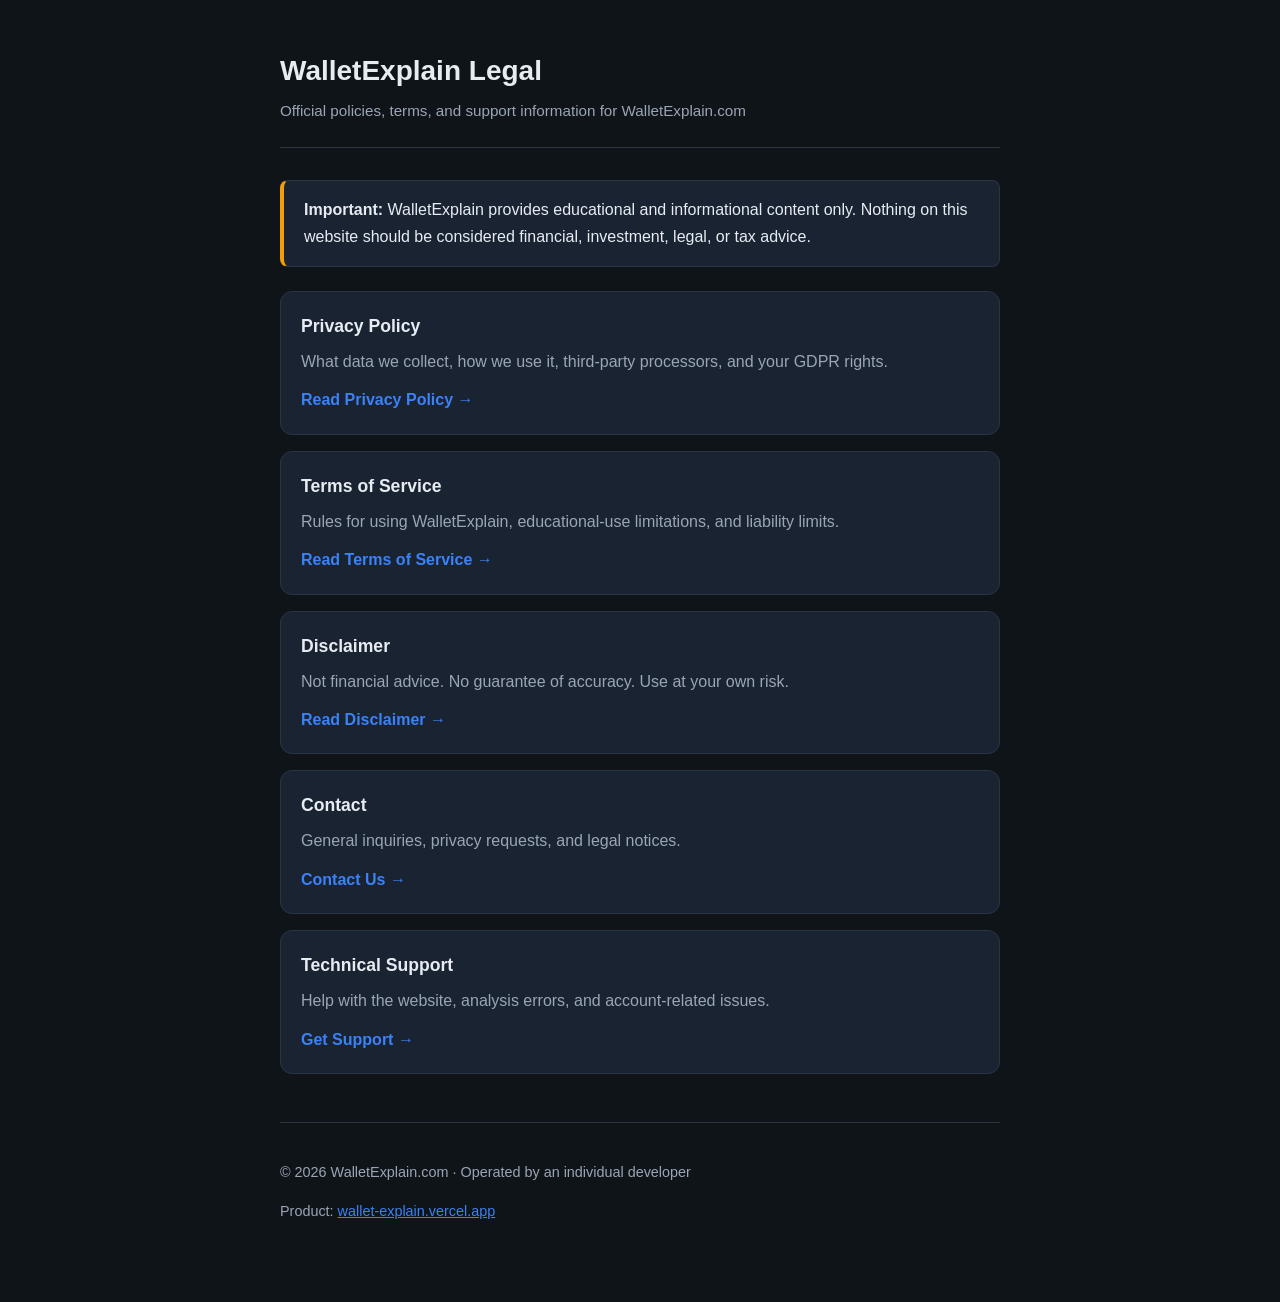
<file: index.html>
<!DOCTYPE html>
<html lang="en">
<head>
  <meta charset="UTF-8" />
  <meta name="viewport" content="width=device-width, initial-scale=1.0" />
  <title>Legal — WalletExplain</title>
  <link rel="stylesheet" href="styles.css" />
</head>
<body>
  <div class="wrap">
    <header>
      <h1>WalletExplain Legal</h1>
      <p>Official policies, terms, and support information for WalletExplain.com</p>
    </header>

    <div class="notice">
      <strong>Important:</strong> WalletExplain provides educational and informational content only.
      Nothing on this website should be considered financial, investment, legal, or tax advice.
    </div>

    <div class="card-grid">
      <div class="card">
        <h2>Privacy Policy</h2>
        <p>What data we collect, how we use it, third-party processors, and your GDPR rights.</p>
        <a href="privacy-policy.html">Read Privacy Policy →</a>
      </div>
      <div class="card">
        <h2>Terms of Service</h2>
        <p>Rules for using WalletExplain, educational-use limitations, and liability limits.</p>
        <a href="terms-of-service.html">Read Terms of Service →</a>
      </div>
      <div class="card">
        <h2>Disclaimer</h2>
        <p>Not financial advice. No guarantee of accuracy. Use at your own risk.</p>
        <a href="disclaimer.html">Read Disclaimer →</a>
      </div>
      <div class="card">
        <h2>Contact</h2>
        <p>General inquiries, privacy requests, and legal notices.</p>
        <a href="contact.html">Contact Us →</a>
      </div>
      <div class="card">
        <h2>Technical Support</h2>
        <p>Help with the website, analysis errors, and account-related issues.</p>
        <a href="support.html">Get Support →</a>
      </div>
    </div>

    <footer>
      <p>© 2026 WalletExplain.com · Operated by an individual developer</p>
      <p>Product: <a href="https://wallet-explain.vercel.app">wallet-explain.vercel.app</a></p>
    </footer>
  </div>
</body>
</html>
</file>
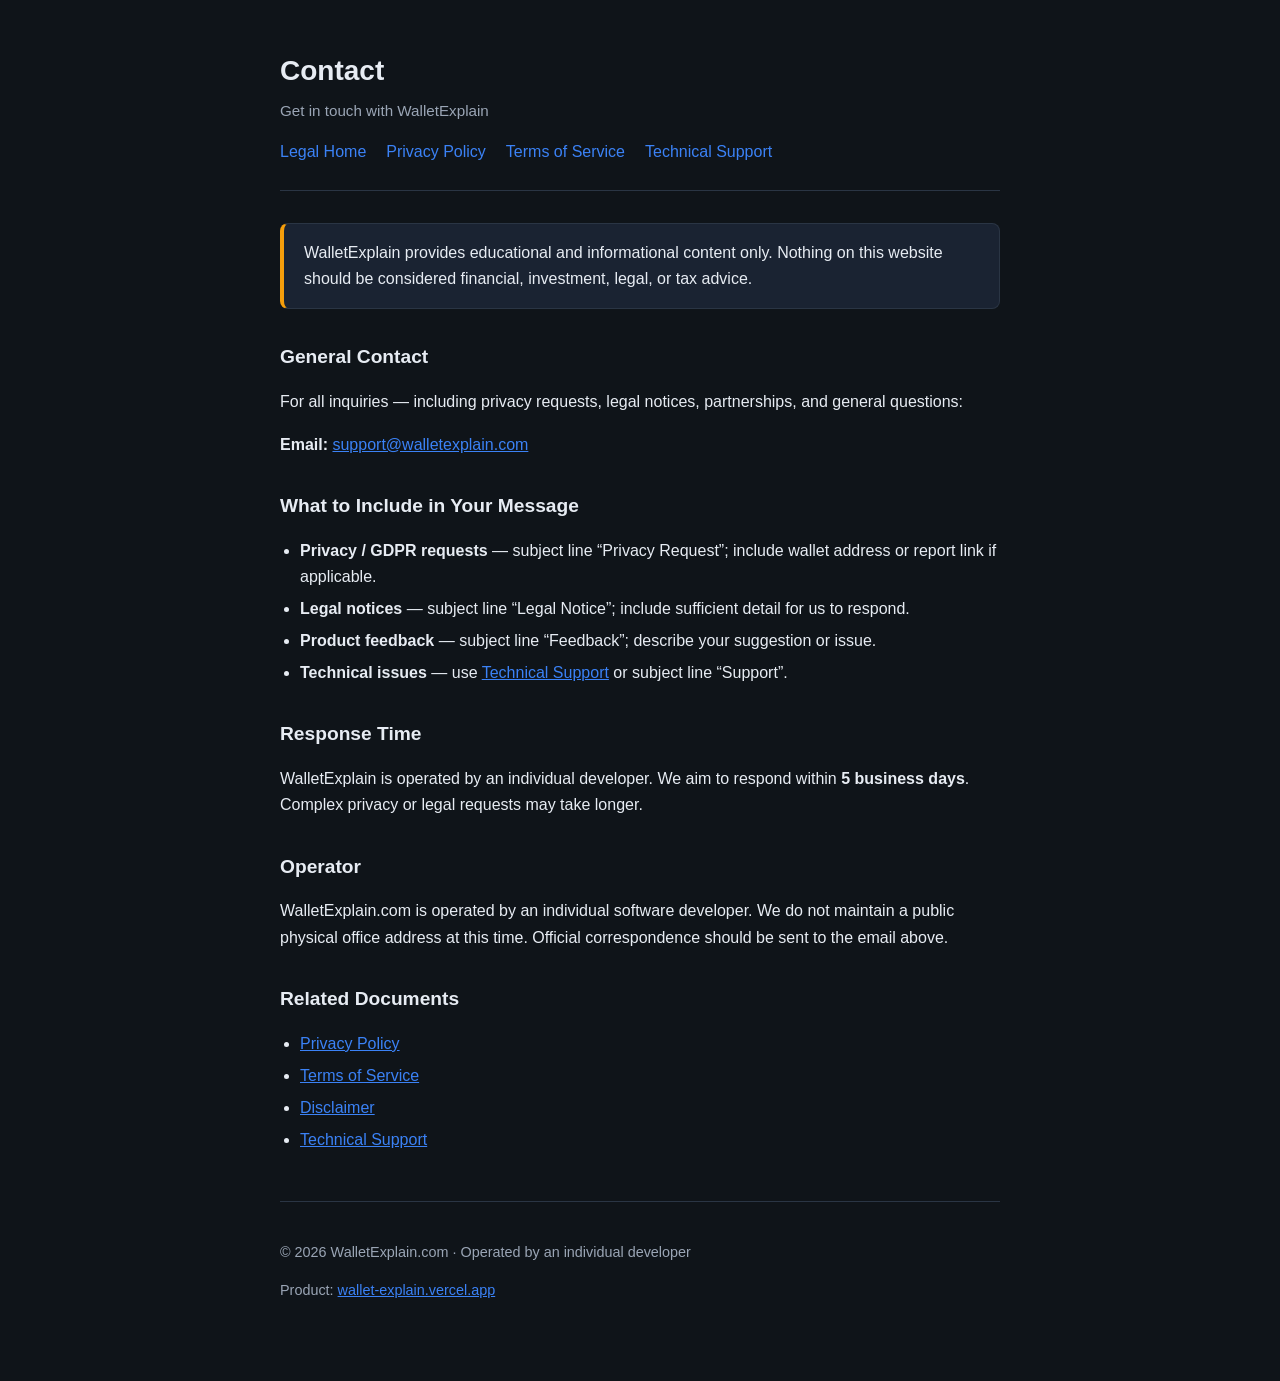
<file: contact.html>
<!DOCTYPE html>
<html lang="en">
<head>
  <meta charset="UTF-8" />
  <meta name="viewport" content="width=device-width, initial-scale=1.0" />
  <title>Contact — WalletExplain</title>
  <link rel="stylesheet" href="styles.css" />
</head>
<body>
  <div class="wrap">
    <header>
      <h1>Contact</h1>
      <p>Get in touch with WalletExplain</p>
      <nav class="nav">
        <a href="index.html">Legal Home</a>
        <a href="privacy-policy.html">Privacy Policy</a>
        <a href="terms-of-service.html">Terms of Service</a>
        <a href="support.html">Technical Support</a>
      </nav>
    </header>

    <div class="notice">
      WalletExplain provides educational and informational content only.
      Nothing on this website should be considered financial, investment, legal, or tax advice.
    </div>

    <h2>General Contact</h2>
    <p>
      For all inquiries — including privacy requests, legal notices, partnerships, and general questions:
    </p>
    <p>
      <strong>Email:</strong>
      <a href="mailto:support@walletexplain.com">support@walletexplain.com</a>
    </p>

    <h2>What to Include in Your Message</h2>
    <ul>
      <li><strong>Privacy / GDPR requests</strong> — subject line “Privacy Request”; include wallet address or report link if applicable.</li>
      <li><strong>Legal notices</strong> — subject line “Legal Notice”; include sufficient detail for us to respond.</li>
      <li><strong>Product feedback</strong> — subject line “Feedback”; describe your suggestion or issue.</li>
      <li><strong>Technical issues</strong> — use <a href="support.html">Technical Support</a> or subject line “Support”.</li>
    </ul>

    <h2>Response Time</h2>
    <p>
      WalletExplain is operated by an individual developer. We aim to respond within
      <strong>5 business days</strong>. Complex privacy or legal requests may take longer.
    </p>

    <h2>Operator</h2>
    <p>
      WalletExplain.com is operated by an individual software developer.
      We do not maintain a public physical office address at this time.
      Official correspondence should be sent to the email above.
    </p>

    <h2>Related Documents</h2>
    <ul>
      <li><a href="privacy-policy.html">Privacy Policy</a></li>
      <li><a href="terms-of-service.html">Terms of Service</a></li>
      <li><a href="disclaimer.html">Disclaimer</a></li>
      <li><a href="support.html">Technical Support</a></li>
    </ul>

    <footer>
      <p>© 2026 WalletExplain.com · Operated by an individual developer</p>
      <p>Product: <a href="https://wallet-explain.vercel.app">wallet-explain.vercel.app</a></p>
    </footer>
  </div>
</body>
</html>
</file>
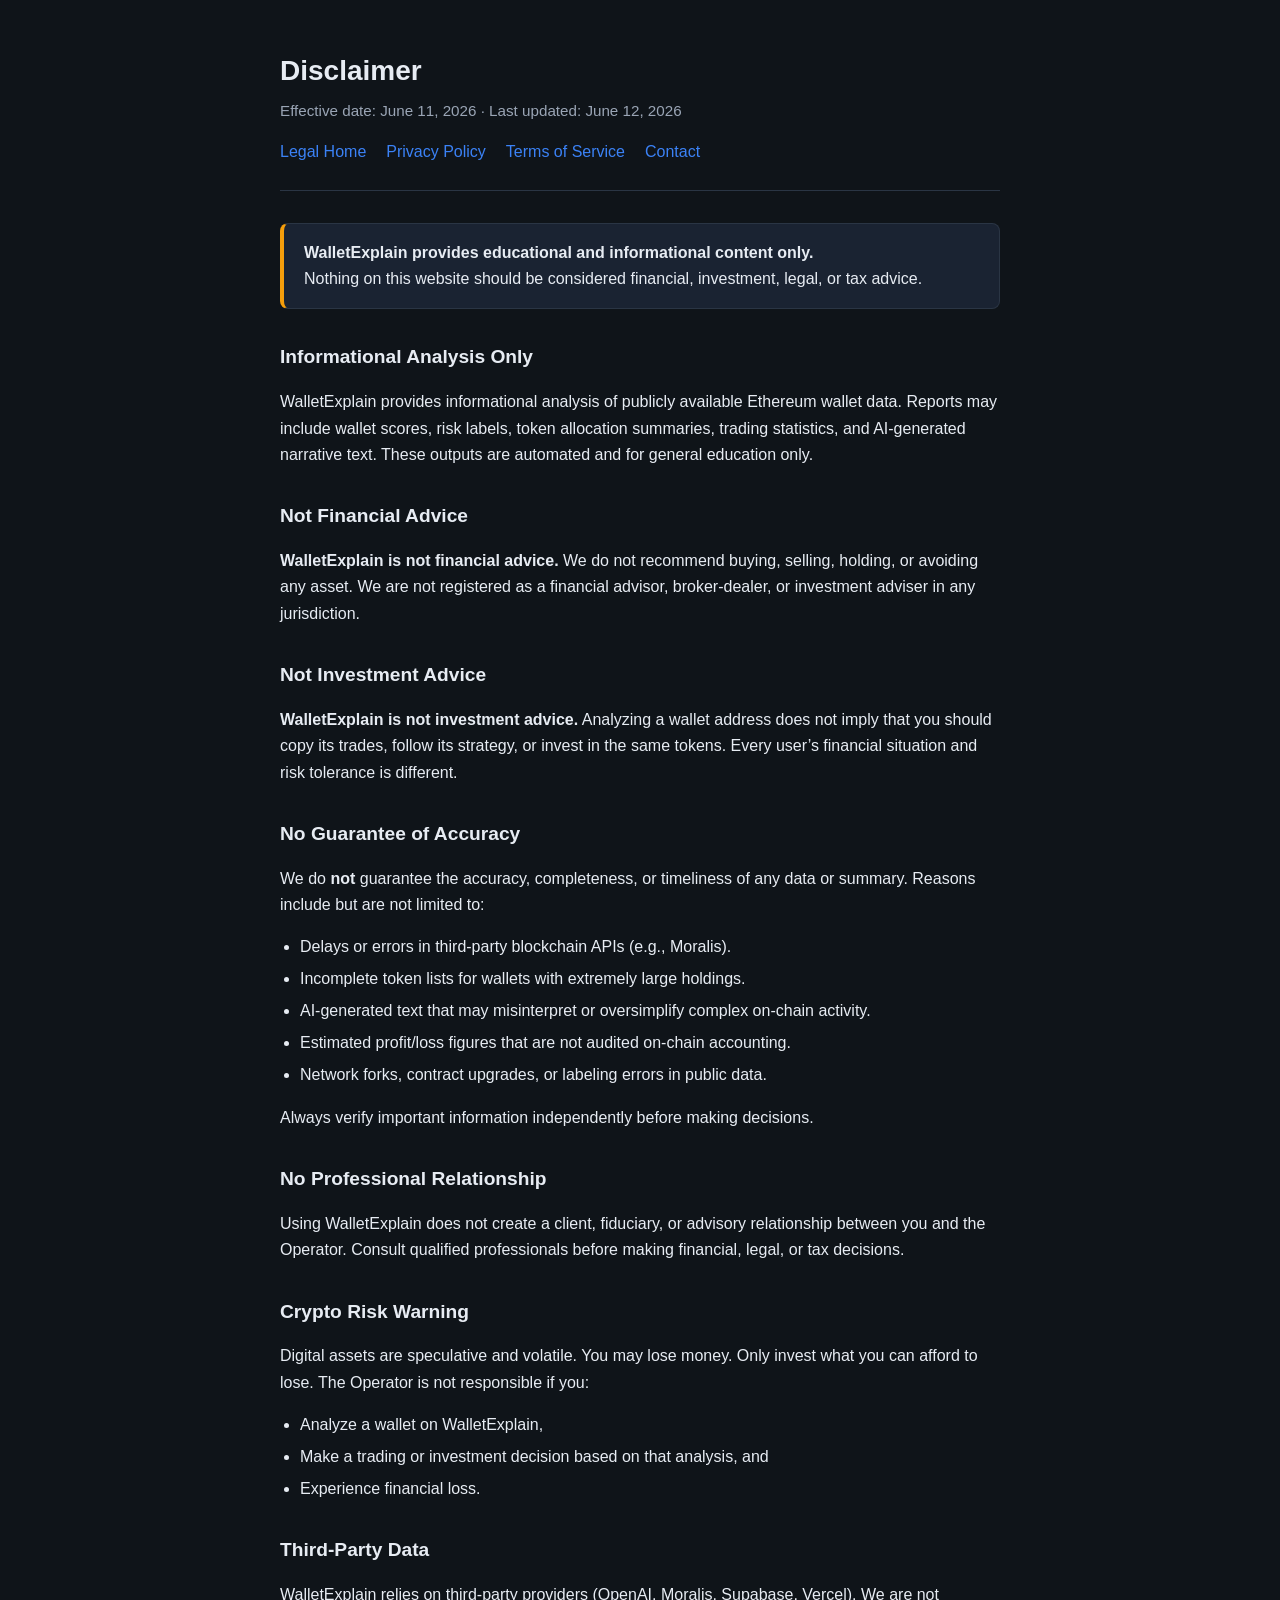
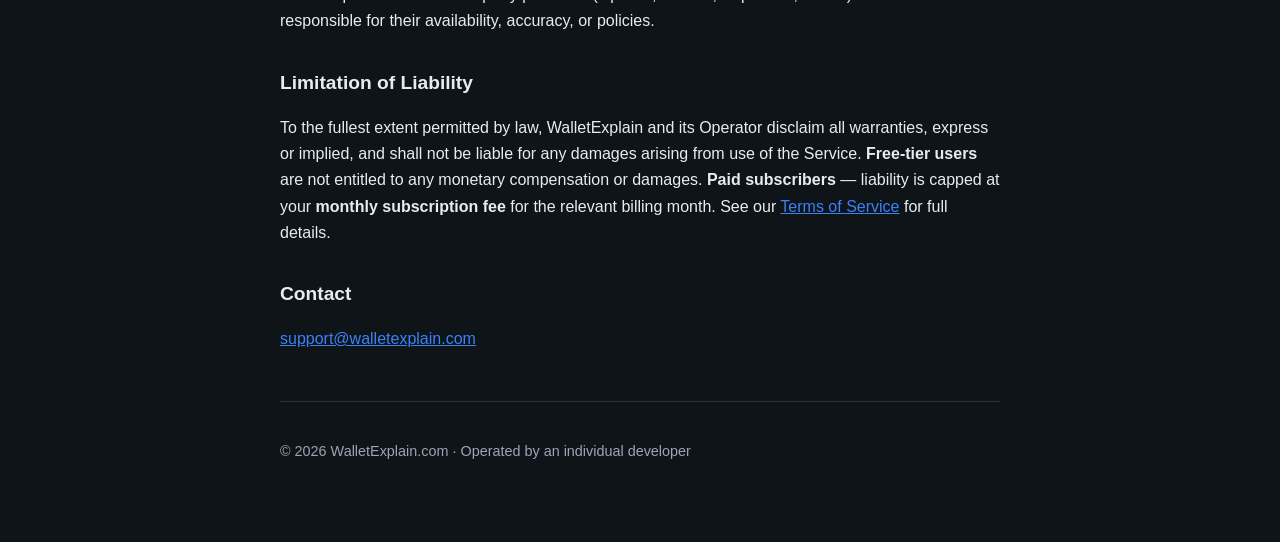
<file: disclaimer.html>
<!DOCTYPE html>
<html lang="en">
<head>
  <meta charset="UTF-8" />
  <meta name="viewport" content="width=device-width, initial-scale=1.0" />
  <title>Disclaimer — WalletExplain</title>
  <link rel="stylesheet" href="styles.css" />
</head>
<body>
  <div class="wrap">
    <header>
      <h1>Disclaimer</h1>
      <p>Effective date: June 11, 2026 · Last updated: June 12, 2026</p>
      <nav class="nav">
        <a href="index.html">Legal Home</a>
        <a href="privacy-policy.html">Privacy Policy</a>
        <a href="terms-of-service.html">Terms of Service</a>
        <a href="contact.html">Contact</a>
      </nav>
    </header>

    <div class="notice">
      <strong>WalletExplain provides educational and informational content only.</strong><br />
      Nothing on this website should be considered financial, investment, legal, or tax advice.
    </div>

    <h2>Informational Analysis Only</h2>
    <p>
      WalletExplain provides informational analysis of publicly available Ethereum wallet data.
      Reports may include wallet scores, risk labels, token allocation summaries, trading statistics,
      and AI-generated narrative text. These outputs are automated and for general education only.
    </p>

    <h2>Not Financial Advice</h2>
    <p>
      <strong>WalletExplain is not financial advice.</strong>
      We do not recommend buying, selling, holding, or avoiding any asset.
      We are not registered as a financial advisor, broker-dealer, or investment adviser in any jurisdiction.
    </p>

    <h2>Not Investment Advice</h2>
    <p>
      <strong>WalletExplain is not investment advice.</strong>
      Analyzing a wallet address does not imply that you should copy its trades, follow its strategy,
      or invest in the same tokens. Every user’s financial situation and risk tolerance is different.
    </p>

    <h2>No Guarantee of Accuracy</h2>
    <p>
      We do <strong>not</strong> guarantee the accuracy, completeness, or timeliness of any data or summary.
      Reasons include but are not limited to:
    </p>
    <ul>
      <li>Delays or errors in third-party blockchain APIs (e.g., Moralis).</li>
      <li>Incomplete token lists for wallets with extremely large holdings.</li>
      <li>AI-generated text that may misinterpret or oversimplify complex on-chain activity.</li>
      <li>Estimated profit/loss figures that are not audited on-chain accounting.</li>
      <li>Network forks, contract upgrades, or labeling errors in public data.</li>
    </ul>
    <p>Always verify important information independently before making decisions.</p>

    <h2>No Professional Relationship</h2>
    <p>
      Using WalletExplain does not create a client, fiduciary, or advisory relationship between you
      and the Operator. Consult qualified professionals before making financial, legal, or tax decisions.
    </p>

    <h2>Crypto Risk Warning</h2>
    <p>
      Digital assets are speculative and volatile. You may lose money. Only invest what you can afford to lose.
      The Operator is not responsible if you:
    </p>
    <ul>
      <li>Analyze a wallet on WalletExplain,</li>
      <li>Make a trading or investment decision based on that analysis, and</li>
      <li>Experience financial loss.</li>
    </ul>

    <h2>Third-Party Data</h2>
    <p>
      WalletExplain relies on third-party providers (OpenAI, Moralis, Supabase, Vercel).
      We are not responsible for their availability, accuracy, or policies.
    </p>

    <h2>Limitation of Liability</h2>
    <p>
      To the fullest extent permitted by law, WalletExplain and its Operator disclaim all warranties,
      express or implied, and shall not be liable for any damages arising from use of the Service.
      <strong>Free-tier users</strong> are not entitled to any monetary compensation or damages.
      <strong>Paid subscribers</strong> — liability is capped at your
      <strong>monthly subscription fee</strong> for the relevant billing month. See our
      <a href="terms-of-service.html">Terms of Service</a> for full details.
    </p>

    <h2>Contact</h2>
    <p>
      <a href="mailto:support@walletexplain.com">support@walletexplain.com</a>
    </p>

    <footer>
      <p>© 2026 WalletExplain.com · Operated by an individual developer</p>
    </footer>
  </div>
</body>
</html>
</file>
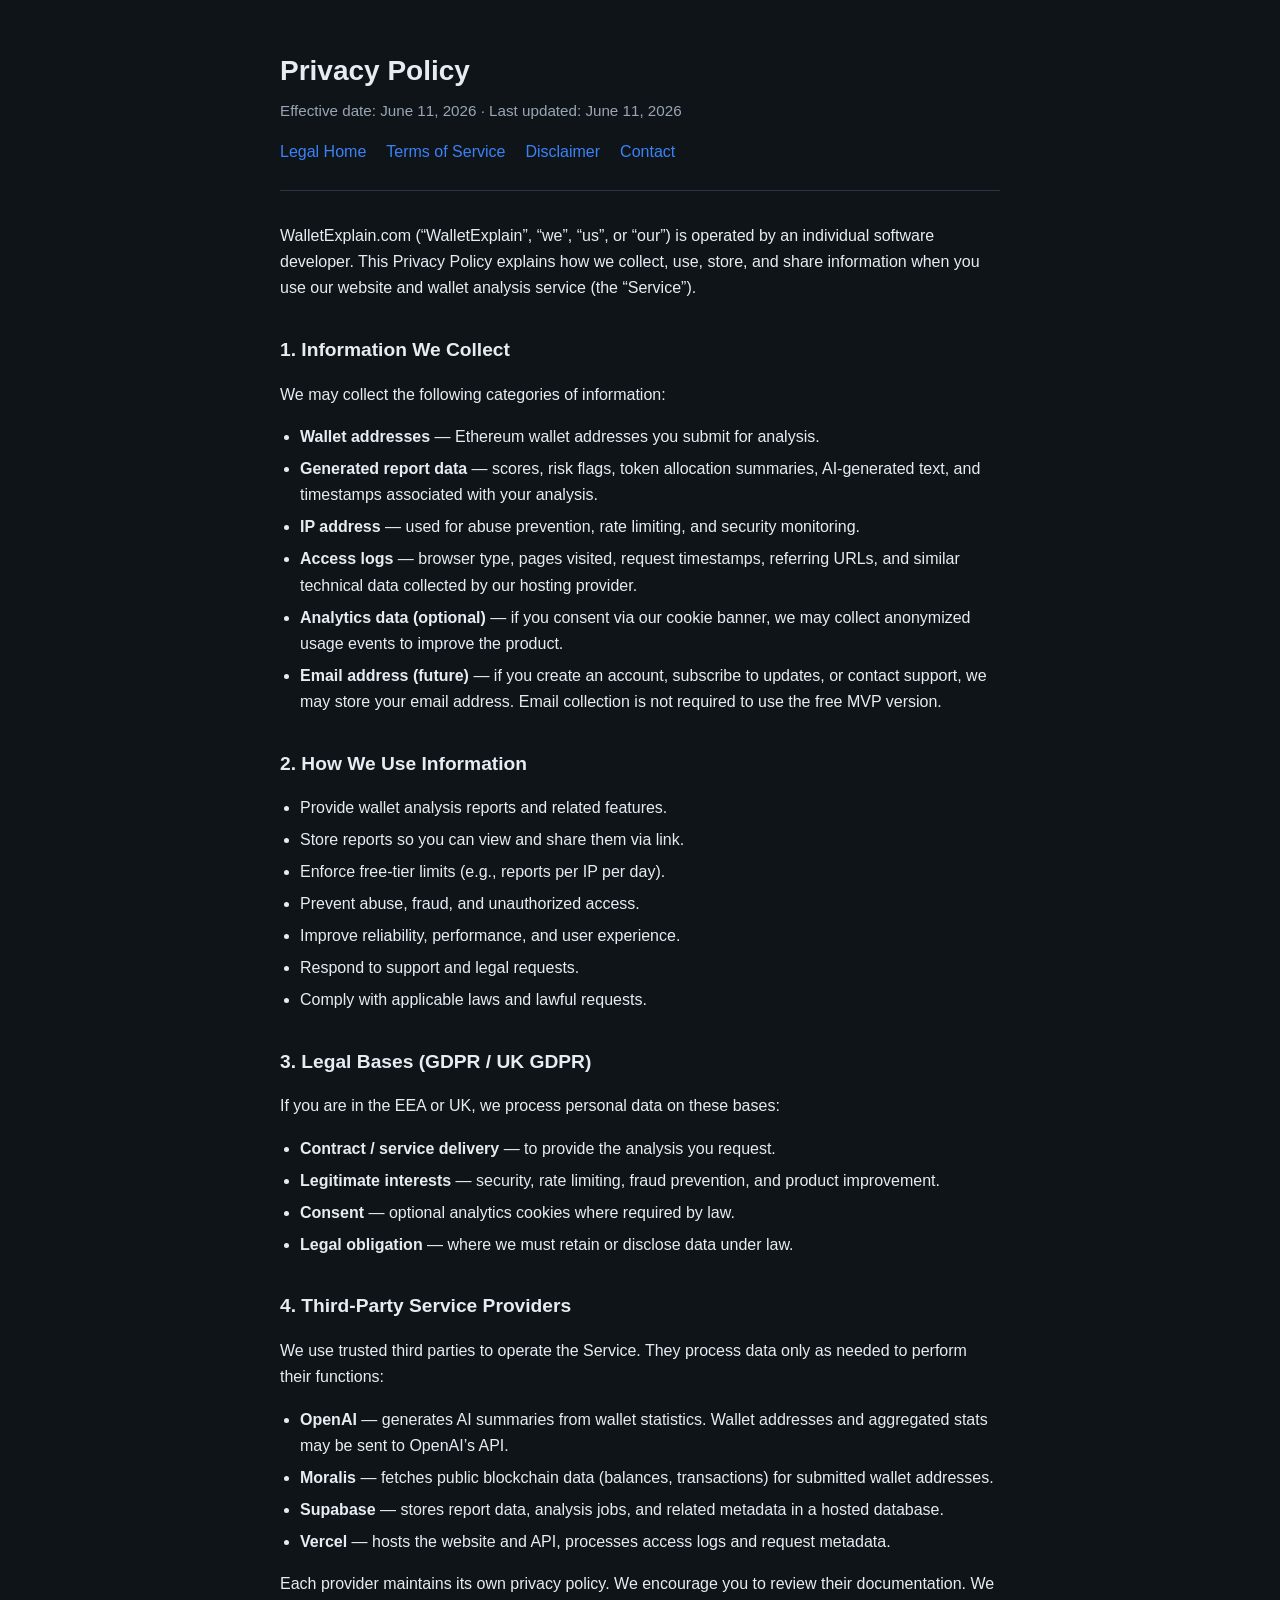
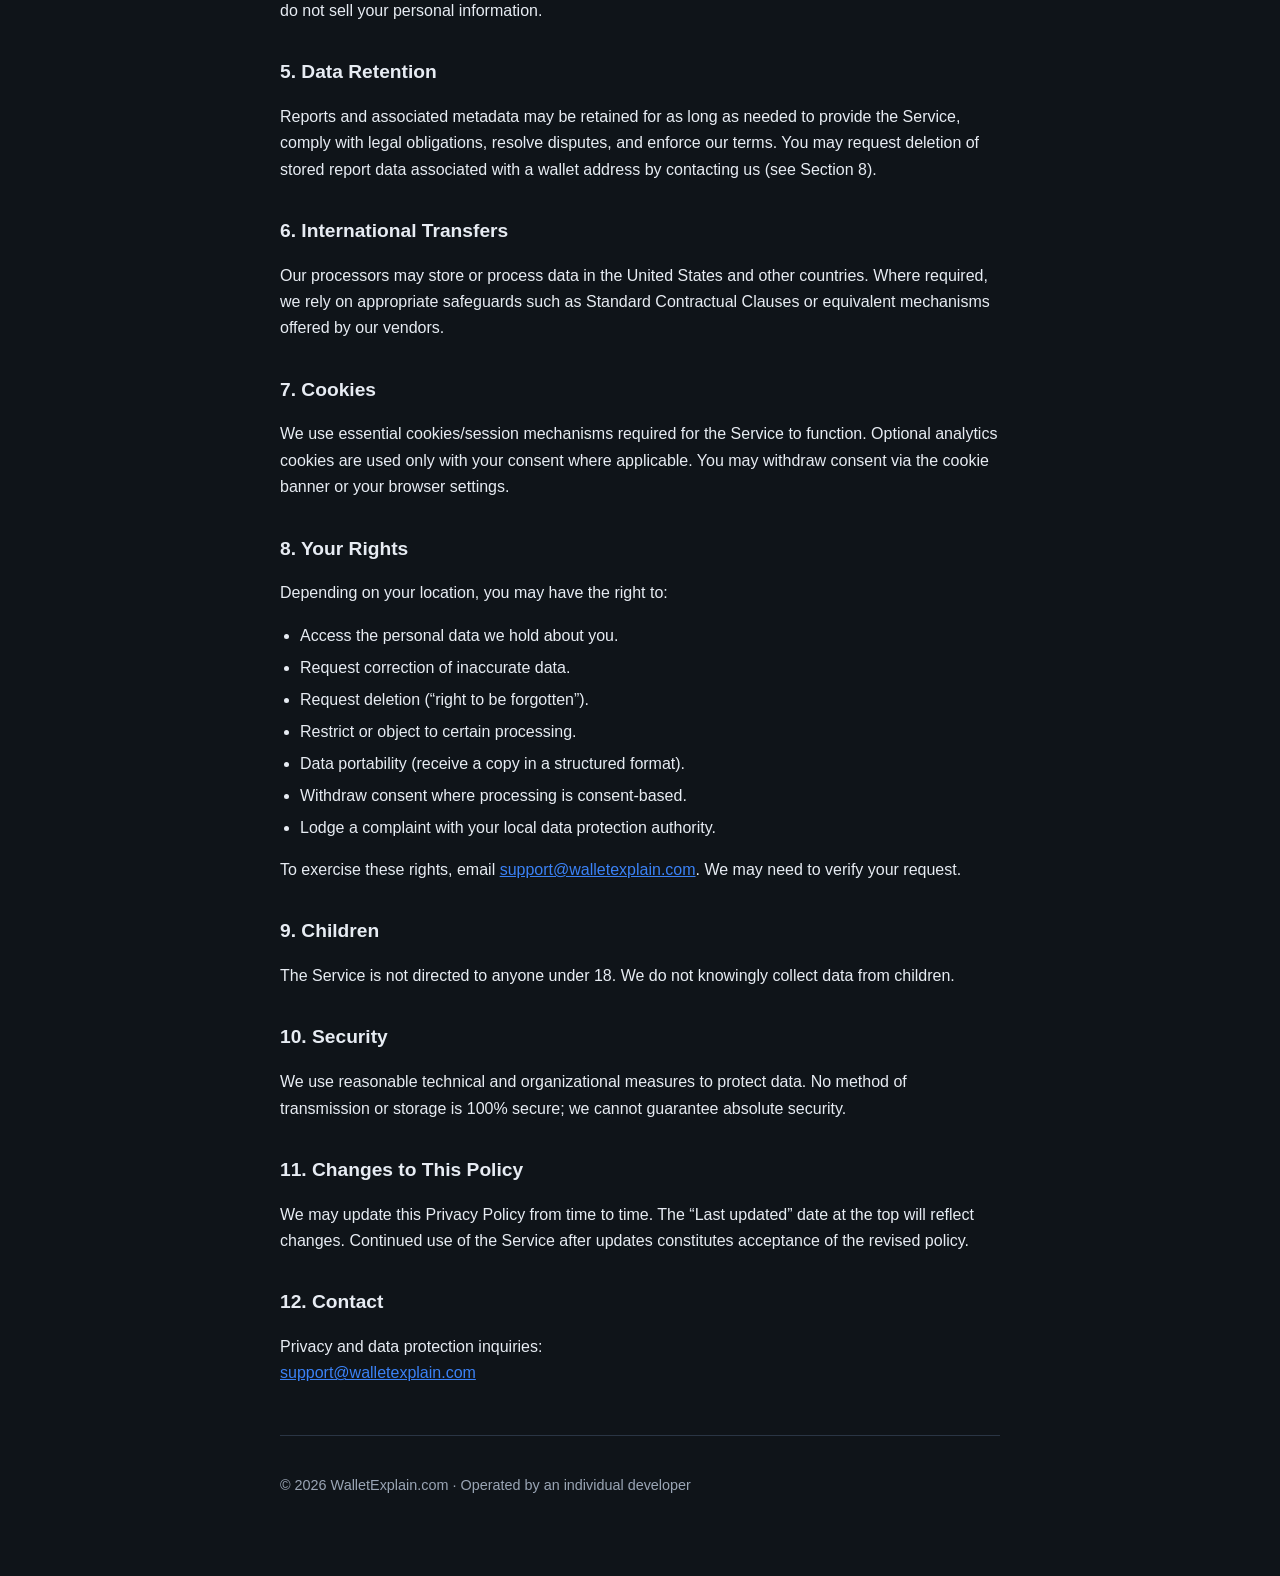
<file: privacy-policy.html>
<!DOCTYPE html>
<html lang="en">
<head>
  <meta charset="UTF-8" />
  <meta name="viewport" content="width=device-width, initial-scale=1.0" />
  <title>Privacy Policy — WalletExplain</title>
  <link rel="stylesheet" href="styles.css" />
</head>
<body>
  <div class="wrap">
    <header>
      <h1>Privacy Policy</h1>
      <p>Effective date: June 11, 2026 · Last updated: June 11, 2026</p>
      <nav class="nav">
        <a href="index.html">Legal Home</a>
        <a href="terms-of-service.html">Terms of Service</a>
        <a href="disclaimer.html">Disclaimer</a>
        <a href="contact.html">Contact</a>
      </nav>
    </header>

    <p>
      WalletExplain.com (“WalletExplain”, “we”, “us”, or “our”) is operated by an individual
      software developer. This Privacy Policy explains how we collect, use, store, and share
      information when you use our website and wallet analysis service (the “Service”).
    </p>

    <h2>1. Information We Collect</h2>
    <p>We may collect the following categories of information:</p>
    <ul>
      <li><strong>Wallet addresses</strong> — Ethereum wallet addresses you submit for analysis.</li>
      <li><strong>Generated report data</strong> — scores, risk flags, token allocation summaries, AI-generated text, and timestamps associated with your analysis.</li>
      <li><strong>IP address</strong> — used for abuse prevention, rate limiting, and security monitoring.</li>
      <li><strong>Access logs</strong> — browser type, pages visited, request timestamps, referring URLs, and similar technical data collected by our hosting provider.</li>
      <li><strong>Analytics data (optional)</strong> — if you consent via our cookie banner, we may collect anonymized usage events to improve the product.</li>
      <li><strong>Email address (future)</strong> — if you create an account, subscribe to updates, or contact support, we may store your email address. Email collection is not required to use the free MVP version.</li>
    </ul>

    <h2>2. How We Use Information</h2>
    <ul>
      <li>Provide wallet analysis reports and related features.</li>
      <li>Store reports so you can view and share them via link.</li>
      <li>Enforce free-tier limits (e.g., reports per IP per day).</li>
      <li>Prevent abuse, fraud, and unauthorized access.</li>
      <li>Improve reliability, performance, and user experience.</li>
      <li>Respond to support and legal requests.</li>
      <li>Comply with applicable laws and lawful requests.</li>
    </ul>

    <h2>3. Legal Bases (GDPR / UK GDPR)</h2>
    <p>If you are in the EEA or UK, we process personal data on these bases:</p>
    <ul>
      <li><strong>Contract / service delivery</strong> — to provide the analysis you request.</li>
      <li><strong>Legitimate interests</strong> — security, rate limiting, fraud prevention, and product improvement.</li>
      <li><strong>Consent</strong> — optional analytics cookies where required by law.</li>
      <li><strong>Legal obligation</strong> — where we must retain or disclose data under law.</li>
    </ul>

    <h2>4. Third-Party Service Providers</h2>
    <p>We use trusted third parties to operate the Service. They process data only as needed to perform their functions:</p>
    <ul>
      <li><strong>OpenAI</strong> — generates AI summaries from wallet statistics. Wallet addresses and aggregated stats may be sent to OpenAI’s API.</li>
      <li><strong>Moralis</strong> — fetches public blockchain data (balances, transactions) for submitted wallet addresses.</li>
      <li><strong>Supabase</strong> — stores report data, analysis jobs, and related metadata in a hosted database.</li>
      <li><strong>Vercel</strong> — hosts the website and API, processes access logs and request metadata.</li>
    </ul>
    <p>
      Each provider maintains its own privacy policy. We encourage you to review their documentation.
      We do not sell your personal information.
    </p>

    <h2>5. Data Retention</h2>
    <p>
      Reports and associated metadata may be retained for as long as needed to provide the Service,
      comply with legal obligations, resolve disputes, and enforce our terms. You may request deletion
      of stored report data associated with a wallet address by contacting us (see Section 8).
    </p>

    <h2>6. International Transfers</h2>
    <p>
      Our processors may store or process data in the United States and other countries.
      Where required, we rely on appropriate safeguards such as Standard Contractual Clauses or
      equivalent mechanisms offered by our vendors.
    </p>

    <h2>7. Cookies</h2>
    <p>
      We use essential cookies/session mechanisms required for the Service to function.
      Optional analytics cookies are used only with your consent where applicable.
      You may withdraw consent via the cookie banner or your browser settings.
    </p>

    <h2>8. Your Rights</h2>
    <p>Depending on your location, you may have the right to:</p>
    <ul>
      <li>Access the personal data we hold about you.</li>
      <li>Request correction of inaccurate data.</li>
      <li>Request deletion (“right to be forgotten”).</li>
      <li>Restrict or object to certain processing.</li>
      <li>Data portability (receive a copy in a structured format).</li>
      <li>Withdraw consent where processing is consent-based.</li>
      <li>Lodge a complaint with your local data protection authority.</li>
    </ul>
    <p>
      To exercise these rights, email
      <a href="mailto:support@walletexplain.com">support@walletexplain.com</a>.
      We may need to verify your request.
    </p>

    <h2>9. Children</h2>
    <p>
      The Service is not directed to anyone under 18. We do not knowingly collect data from children.
    </p>

    <h2>10. Security</h2>
    <p>
      We use reasonable technical and organizational measures to protect data.
      No method of transmission or storage is 100% secure; we cannot guarantee absolute security.
    </p>

    <h2>11. Changes to This Policy</h2>
    <p>
      We may update this Privacy Policy from time to time. The “Last updated” date at the top
      will reflect changes. Continued use of the Service after updates constitutes acceptance
      of the revised policy.
    </p>

    <h2>12. Contact</h2>
    <p>
      Privacy and data protection inquiries:<br />
      <a href="mailto:support@walletexplain.com">support@walletexplain.com</a>
    </p>

    <footer>
      <p>© 2026 WalletExplain.com · Operated by an individual developer</p>
    </footer>
  </div>
</body>
</html>
</file>
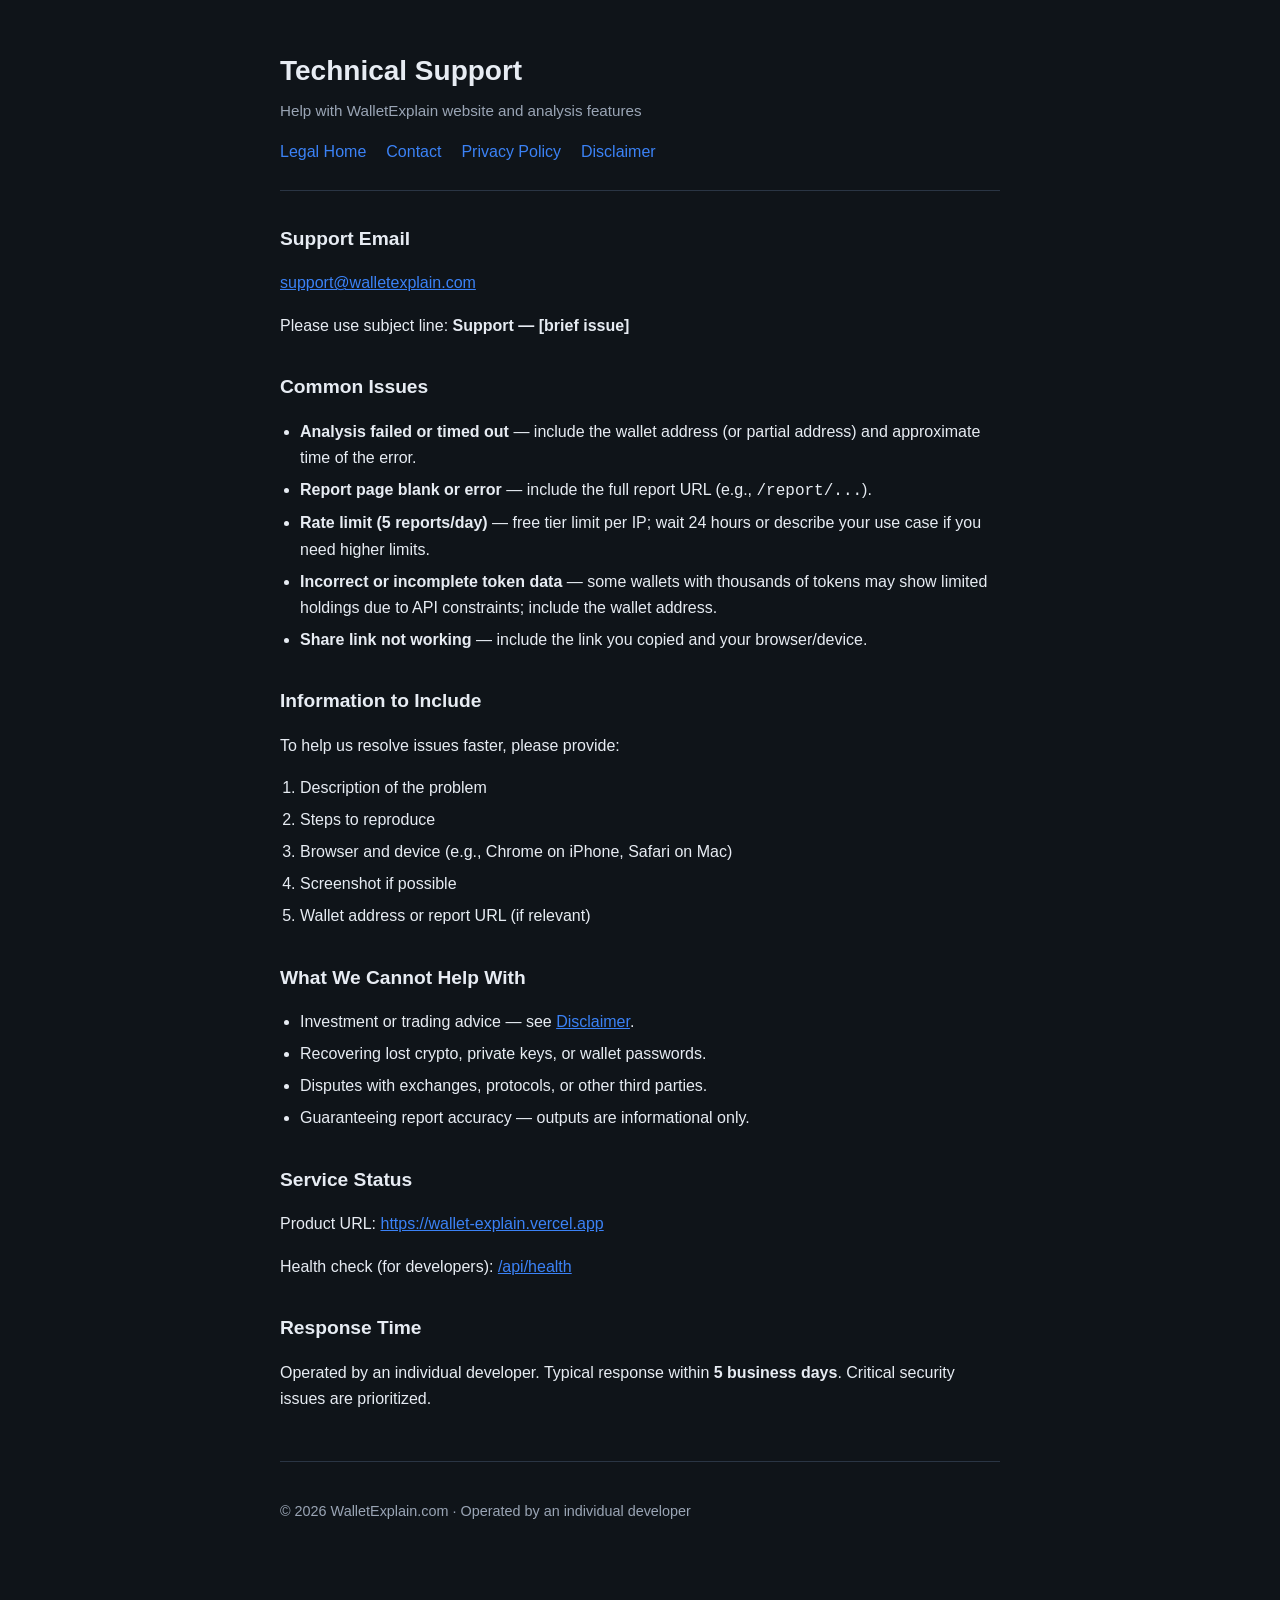
<file: support.html>
<!DOCTYPE html>
<html lang="en">
<head>
  <meta charset="UTF-8" />
  <meta name="viewport" content="width=device-width, initial-scale=1.0" />
  <title>Technical Support — WalletExplain</title>
  <link rel="stylesheet" href="styles.css" />
</head>
<body>
  <div class="wrap">
    <header>
      <h1>Technical Support</h1>
      <p>Help with WalletExplain website and analysis features</p>
      <nav class="nav">
        <a href="index.html">Legal Home</a>
        <a href="contact.html">Contact</a>
        <a href="privacy-policy.html">Privacy Policy</a>
        <a href="disclaimer.html">Disclaimer</a>
      </nav>
    </header>

    <h2>Support Email</h2>
    <p>
      <a href="mailto:support@walletexplain.com?subject=WalletExplain%20Support">support@walletexplain.com</a>
    </p>
    <p>Please use subject line: <strong>Support — [brief issue]</strong></p>

    <h2>Common Issues</h2>
    <ul>
      <li><strong>Analysis failed or timed out</strong> — include the wallet address (or partial address) and approximate time of the error.</li>
      <li><strong>Report page blank or error</strong> — include the full report URL (e.g., <code>/report/...</code>).</li>
      <li><strong>Rate limit (5 reports/day)</strong> — free tier limit per IP; wait 24 hours or describe your use case if you need higher limits.</li>
      <li><strong>Incorrect or incomplete token data</strong> — some wallets with thousands of tokens may show limited holdings due to API constraints; include the wallet address.</li>
      <li><strong>Share link not working</strong> — include the link you copied and your browser/device.</li>
    </ul>

    <h2>Information to Include</h2>
    <p>To help us resolve issues faster, please provide:</p>
    <ol>
      <li>Description of the problem</li>
      <li>Steps to reproduce</li>
      <li>Browser and device (e.g., Chrome on iPhone, Safari on Mac)</li>
      <li>Screenshot if possible</li>
      <li>Wallet address or report URL (if relevant)</li>
    </ol>

    <h2>What We Cannot Help With</h2>
    <ul>
      <li>Investment or trading advice — see <a href="disclaimer.html">Disclaimer</a>.</li>
      <li>Recovering lost crypto, private keys, or wallet passwords.</li>
      <li>Disputes with exchanges, protocols, or other third parties.</li>
      <li>Guaranteeing report accuracy — outputs are informational only.</li>
    </ul>

    <h2>Service Status</h2>
    <p>
      Product URL:
      <a href="https://wallet-explain.vercel.app">https://wallet-explain.vercel.app</a>
    </p>
    <p>
      Health check (for developers):
      <a href="https://wallet-explain.vercel.app/api/health">/api/health</a>
    </p>

    <h2>Response Time</h2>
    <p>
      Operated by an individual developer. Typical response within <strong>5 business days</strong>.
      Critical security issues are prioritized.
    </p>

    <footer>
      <p>© 2026 WalletExplain.com · Operated by an individual developer</p>
    </footer>
  </div>
</body>
</html>
</file>
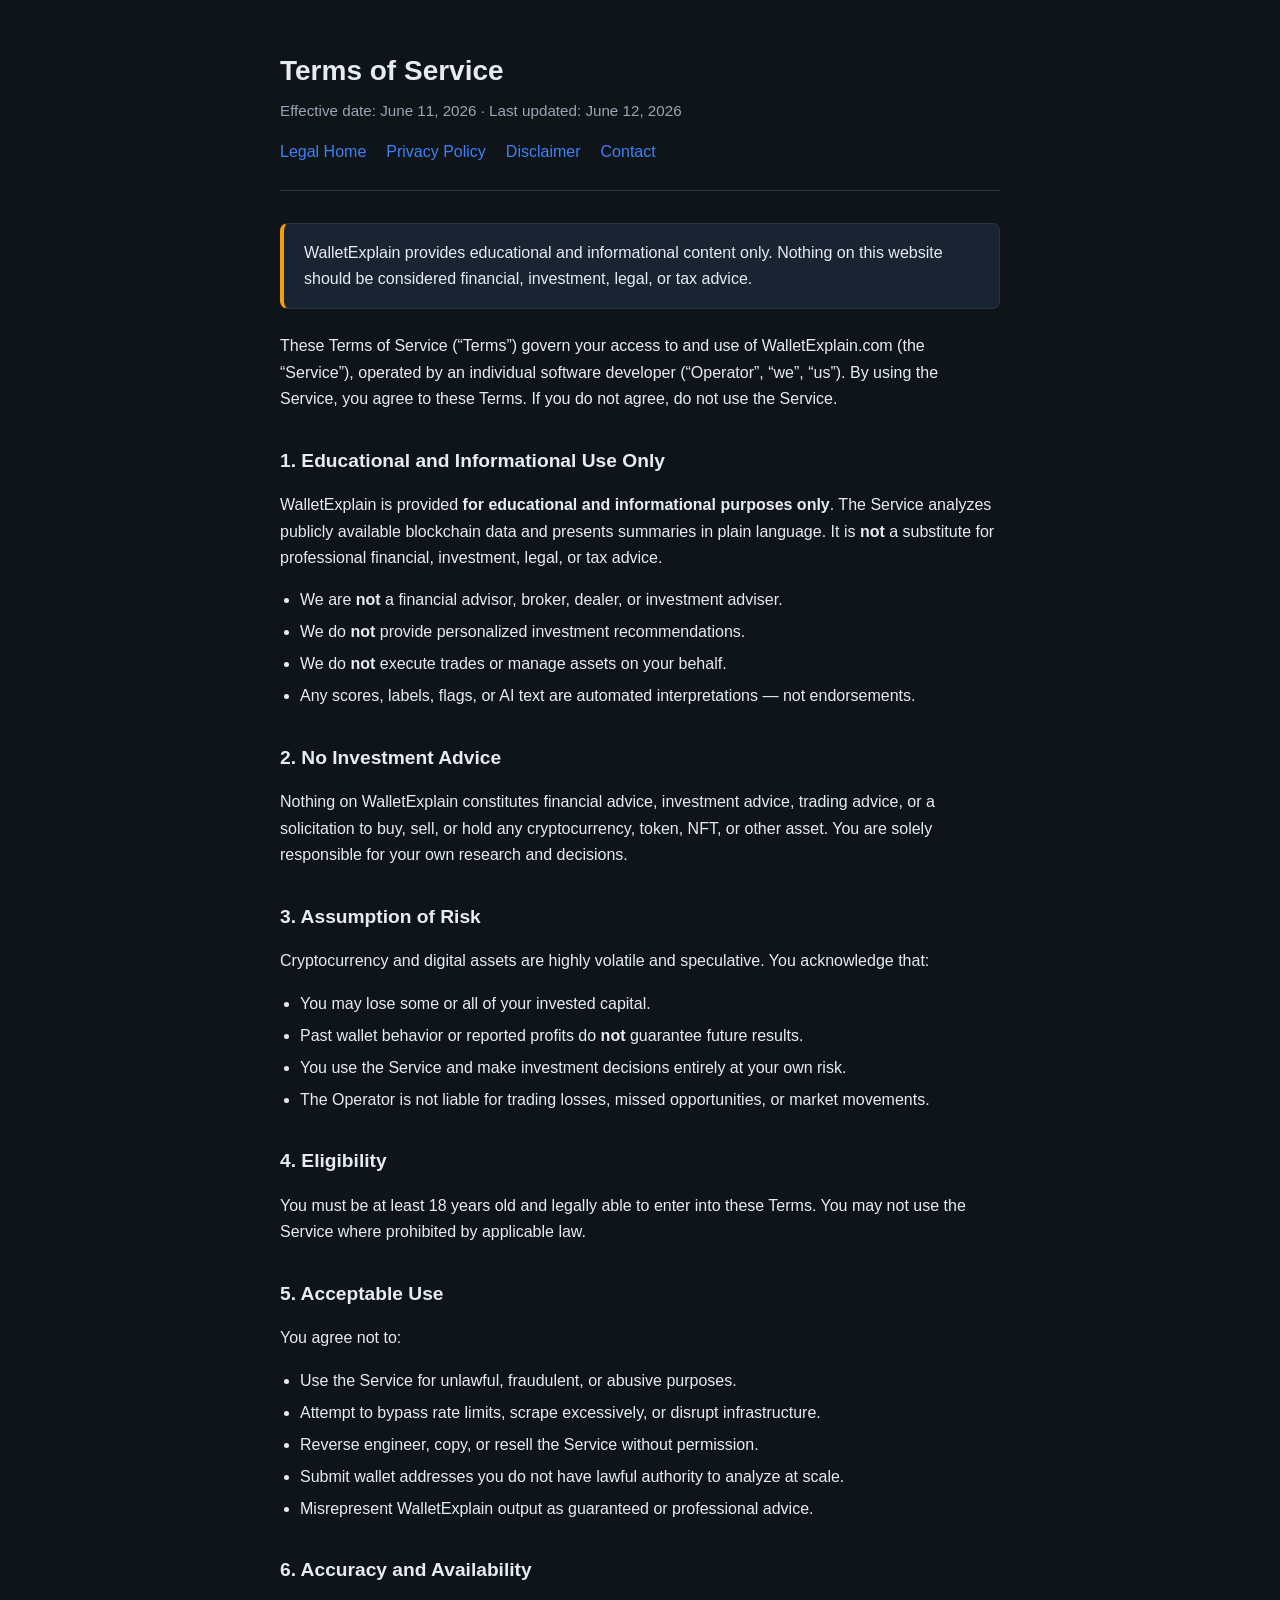
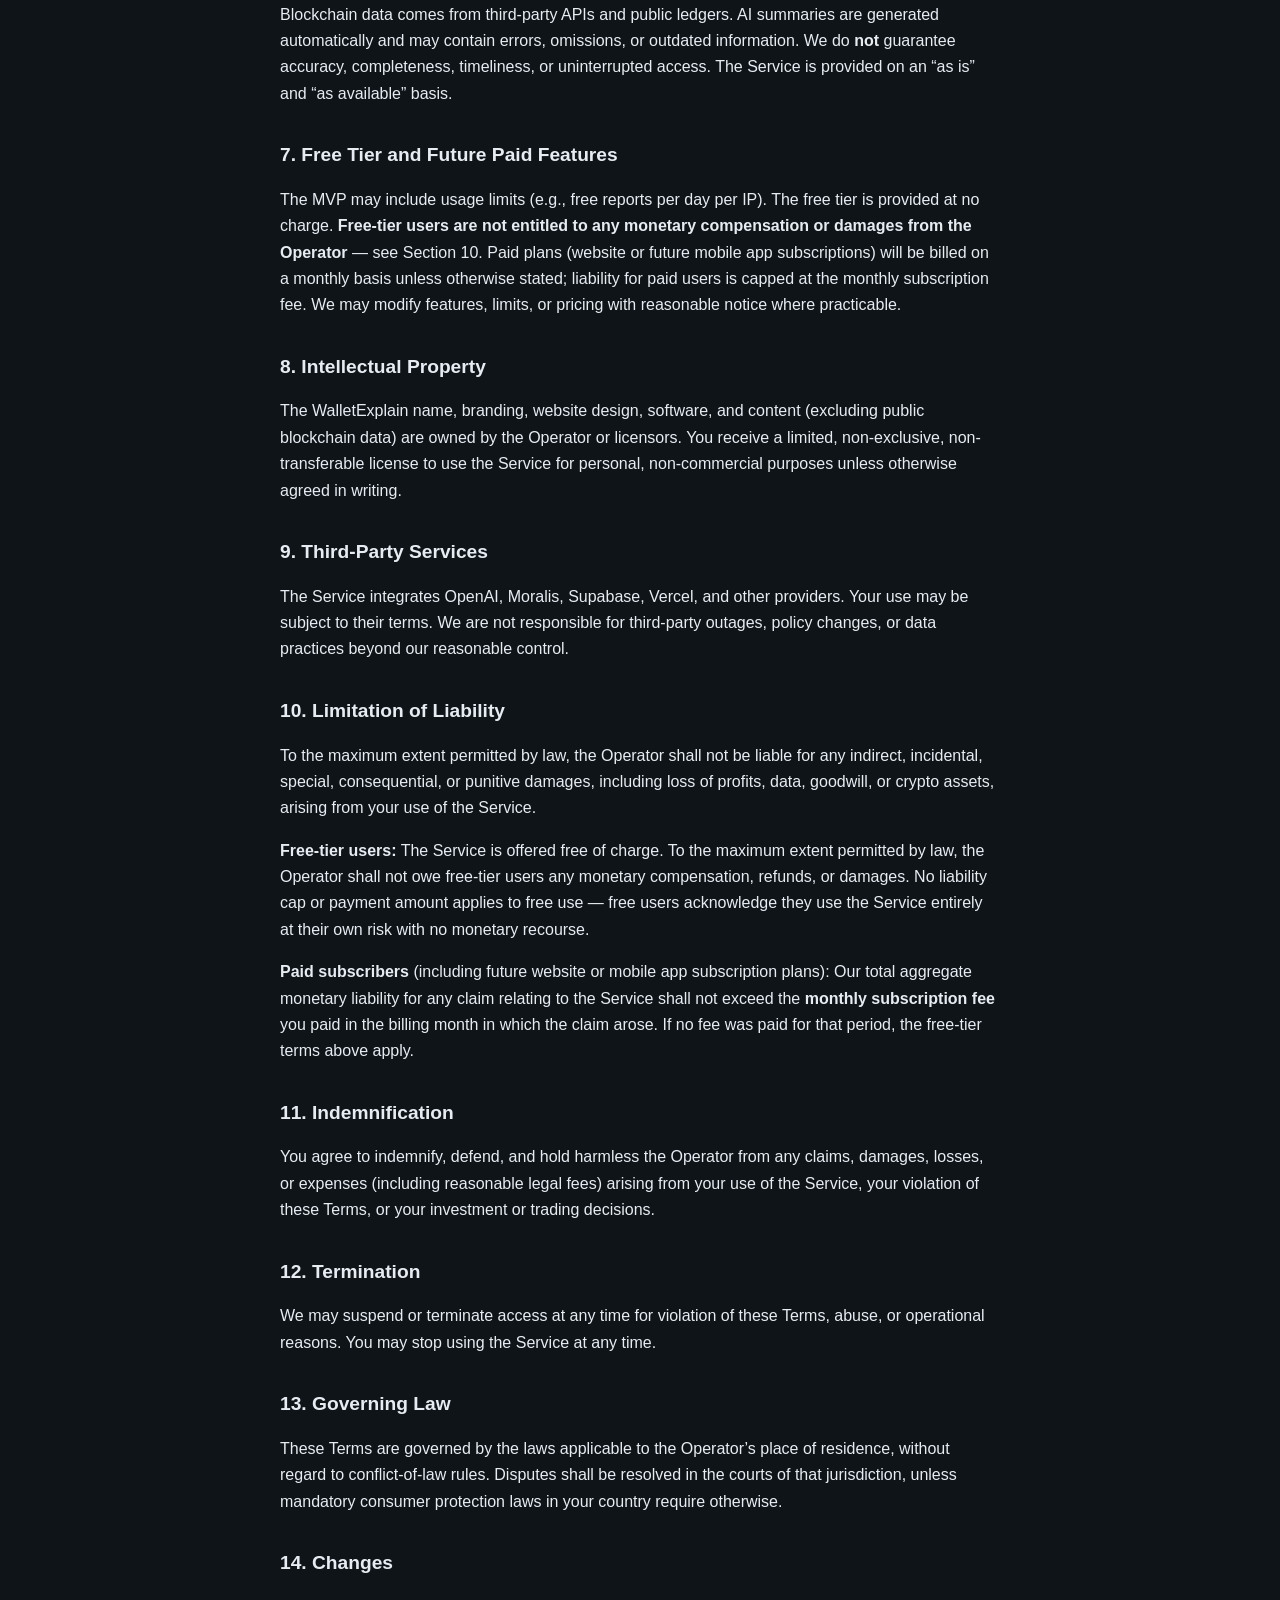
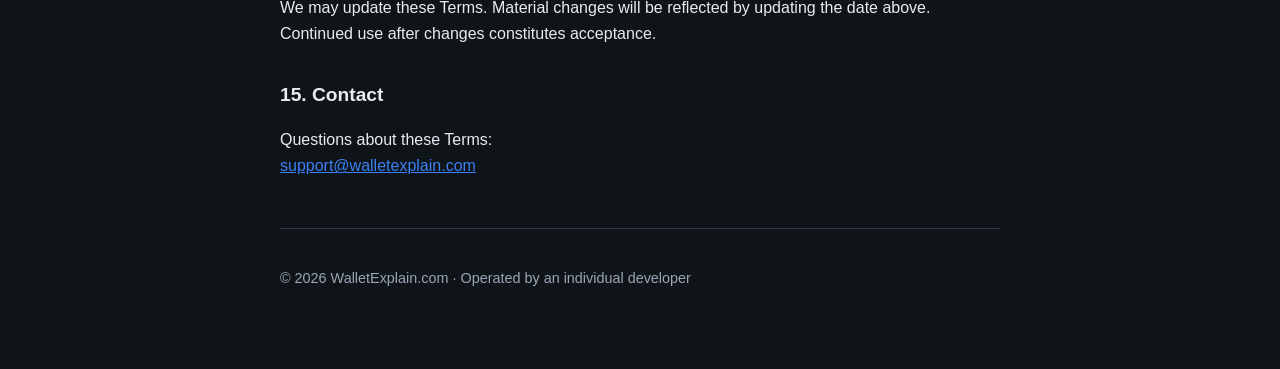
<file: terms-of-service.html>
<!DOCTYPE html>
<html lang="en">
<head>
  <meta charset="UTF-8" />
  <meta name="viewport" content="width=device-width, initial-scale=1.0" />
  <title>Terms of Service — WalletExplain</title>
  <link rel="stylesheet" href="styles.css" />
</head>
<body>
  <div class="wrap">
    <header>
      <h1>Terms of Service</h1>
      <p>Effective date: June 11, 2026 · Last updated: June 12, 2026</p>
      <nav class="nav">
        <a href="index.html">Legal Home</a>
        <a href="privacy-policy.html">Privacy Policy</a>
        <a href="disclaimer.html">Disclaimer</a>
        <a href="contact.html">Contact</a>
      </nav>
    </header>

    <div class="notice">
      WalletExplain provides educational and informational content only.
      Nothing on this website should be considered financial, investment, legal, or tax advice.
    </div>

    <p>
      These Terms of Service (“Terms”) govern your access to and use of WalletExplain.com
      (the “Service”), operated by an individual software developer (“Operator”, “we”, “us”).
      By using the Service, you agree to these Terms. If you do not agree, do not use the Service.
    </p>

    <h2>1. Educational and Informational Use Only</h2>
    <p>
      WalletExplain is provided <strong>for educational and informational purposes only</strong>.
      The Service analyzes publicly available blockchain data and presents summaries in plain language.
      It is <strong>not</strong> a substitute for professional financial, investment, legal, or tax advice.
    </p>
    <ul>
      <li>We are <strong>not</strong> a financial advisor, broker, dealer, or investment adviser.</li>
      <li>We do <strong>not</strong> provide personalized investment recommendations.</li>
      <li>We do <strong>not</strong> execute trades or manage assets on your behalf.</li>
      <li>Any scores, labels, flags, or AI text are automated interpretations — not endorsements.</li>
    </ul>

    <h2>2. No Investment Advice</h2>
    <p>
      Nothing on WalletExplain constitutes financial advice, investment advice, trading advice,
      or a solicitation to buy, sell, or hold any cryptocurrency, token, NFT, or other asset.
      You are solely responsible for your own research and decisions.
    </p>

    <h2>3. Assumption of Risk</h2>
    <p>
      Cryptocurrency and digital assets are highly volatile and speculative.
      You acknowledge that:
    </p>
    <ul>
      <li>You may lose some or all of your invested capital.</li>
      <li>Past wallet behavior or reported profits do <strong>not</strong> guarantee future results.</li>
      <li>You use the Service and make investment decisions entirely at your own risk.</li>
      <li>The Operator is not liable for trading losses, missed opportunities, or market movements.</li>
    </ul>

    <h2>4. Eligibility</h2>
    <p>
      You must be at least 18 years old and legally able to enter into these Terms.
      You may not use the Service where prohibited by applicable law.
    </p>

    <h2>5. Acceptable Use</h2>
    <p>You agree not to:</p>
    <ul>
      <li>Use the Service for unlawful, fraudulent, or abusive purposes.</li>
      <li>Attempt to bypass rate limits, scrape excessively, or disrupt infrastructure.</li>
      <li>Reverse engineer, copy, or resell the Service without permission.</li>
      <li>Submit wallet addresses you do not have lawful authority to analyze at scale.</li>
      <li>Misrepresent WalletExplain output as guaranteed or professional advice.</li>
    </ul>

    <h2>6. Accuracy and Availability</h2>
    <p>
      Blockchain data comes from third-party APIs and public ledgers. AI summaries are generated
      automatically and may contain errors, omissions, or outdated information.
      We do <strong>not</strong> guarantee accuracy, completeness, timeliness, or uninterrupted access.
      The Service is provided on an “as is” and “as available” basis.
    </p>

    <h2>7. Free Tier and Future Paid Features</h2>
    <p>
      The MVP may include usage limits (e.g., free reports per day per IP).
      The free tier is provided at no charge. <strong>Free-tier users are not entitled to any
      monetary compensation or damages from the Operator</strong> — see Section 10.
      Paid plans (website or future mobile app subscriptions) will be billed on a monthly basis
      unless otherwise stated; liability for paid users is capped at the monthly subscription fee.
      We may modify features, limits, or pricing with reasonable notice where practicable.
    </p>

    <h2>8. Intellectual Property</h2>
    <p>
      The WalletExplain name, branding, website design, software, and content (excluding public
      blockchain data) are owned by the Operator or licensors. You receive a limited, non-exclusive,
      non-transferable license to use the Service for personal, non-commercial purposes unless
      otherwise agreed in writing.
    </p>

    <h2>9. Third-Party Services</h2>
    <p>
      The Service integrates OpenAI, Moralis, Supabase, Vercel, and other providers.
      Your use may be subject to their terms. We are not responsible for third-party outages,
      policy changes, or data practices beyond our reasonable control.
    </p>

    <h2>10. Limitation of Liability</h2>
    <p>
      To the maximum extent permitted by law, the Operator shall not be liable for any indirect,
      incidental, special, consequential, or punitive damages, including loss of profits, data,
      goodwill, or crypto assets, arising from your use of the Service.
    </p>
    <p>
      <strong>Free-tier users:</strong> The Service is offered free of charge. To the maximum
      extent permitted by law, the Operator shall not owe free-tier users any monetary compensation,
      refunds, or damages. No liability cap or payment amount applies to free use — free users
      acknowledge they use the Service entirely at their own risk with no monetary recourse.
    </p>
    <p>
      <strong>Paid subscribers</strong> (including future website or mobile app subscription plans):
      Our total aggregate monetary liability for any claim relating to the Service shall not exceed
      the <strong>monthly subscription fee</strong> you paid in the billing month in which the claim
      arose. If no fee was paid for that period, the free-tier terms above apply.
    </p>

    <h2>11. Indemnification</h2>
    <p>
      You agree to indemnify, defend, and hold harmless the Operator from any claims, damages,
      losses, or expenses (including reasonable legal fees) arising from your use of the Service,
      your violation of these Terms, or your investment or trading decisions.
    </p>

    <h2>12. Termination</h2>
    <p>
      We may suspend or terminate access at any time for violation of these Terms, abuse,
      or operational reasons. You may stop using the Service at any time.
    </p>

    <h2>13. Governing Law</h2>
    <p>
      These Terms are governed by the laws applicable to the Operator’s place of residence,
      without regard to conflict-of-law rules. Disputes shall be resolved in the courts of
      that jurisdiction, unless mandatory consumer protection laws in your country require otherwise.
    </p>

    <h2>14. Changes</h2>
    <p>
      We may update these Terms. Material changes will be reflected by updating the date above.
      Continued use after changes constitutes acceptance.
    </p>

    <h2>15. Contact</h2>
    <p>
      Questions about these Terms:<br />
      <a href="mailto:support@walletexplain.com">support@walletexplain.com</a>
    </p>

    <footer>
      <p>© 2026 WalletExplain.com · Operated by an individual developer</p>
    </footer>
  </div>
</body>
</html>
</file>
<file: styles.css>
:root {
  --bg: #0f1419;
  --surface: #1a2332;
  --text: #e7ecf3;
  --muted: #9aa5b5;
  --accent: #3b82f6;
  --border: #2a3544;
  --warning: #f59e0b;
}

* {
  box-sizing: border-box;
}

body {
  margin: 0;
  font-family: -apple-system, BlinkMacSystemFont, 'Segoe UI', Roboto, Helvetica, Arial, sans-serif;
  background: var(--bg);
  color: var(--text);
  line-height: 1.65;
  font-size: 16px;
}

a {
  color: var(--accent);
}

.wrap {
  max-width: 760px;
  margin: 0 auto;
  padding: 2rem 1.25rem 4rem;
}

header {
  border-bottom: 1px solid var(--border);
  padding: 1rem 0 1.5rem;
  margin-bottom: 2rem;
}

header h1 {
  margin: 0 0 0.25rem;
  font-size: 1.75rem;
}

header p {
  margin: 0;
  color: var(--muted);
  font-size: 0.95rem;
}

.notice {
  background: var(--surface);
  border: 1px solid var(--border);
  border-left: 4px solid var(--warning);
  padding: 1rem 1.25rem;
  border-radius: 8px;
  margin: 1.5rem 0;
}

h2 {
  font-size: 1.2rem;
  margin-top: 2rem;
}

ul, ol {
  padding-left: 1.25rem;
}

li {
  margin: 0.35rem 0;
}

footer {
  margin-top: 3rem;
  padding-top: 1.5rem;
  border-top: 1px solid var(--border);
  color: var(--muted);
  font-size: 0.9rem;
}

.nav {
  display: flex;
  flex-wrap: wrap;
  gap: 0.75rem 1.25rem;
  margin-top: 1rem;
}

.nav a {
  text-decoration: none;
}

.nav a:hover {
  text-decoration: underline;
}

.card-grid {
  display: grid;
  gap: 1rem;
  margin-top: 1.5rem;
}

.card {
  background: var(--surface);
  border: 1px solid var(--border);
  border-radius: 12px;
  padding: 1.25rem;
}

.card h2 {
  margin: 0 0 0.5rem;
  font-size: 1.1rem;
}

.card p {
  margin: 0 0 0.75rem;
  color: var(--muted);
}

.card a {
  font-weight: 600;
  text-decoration: none;
}
</file>
